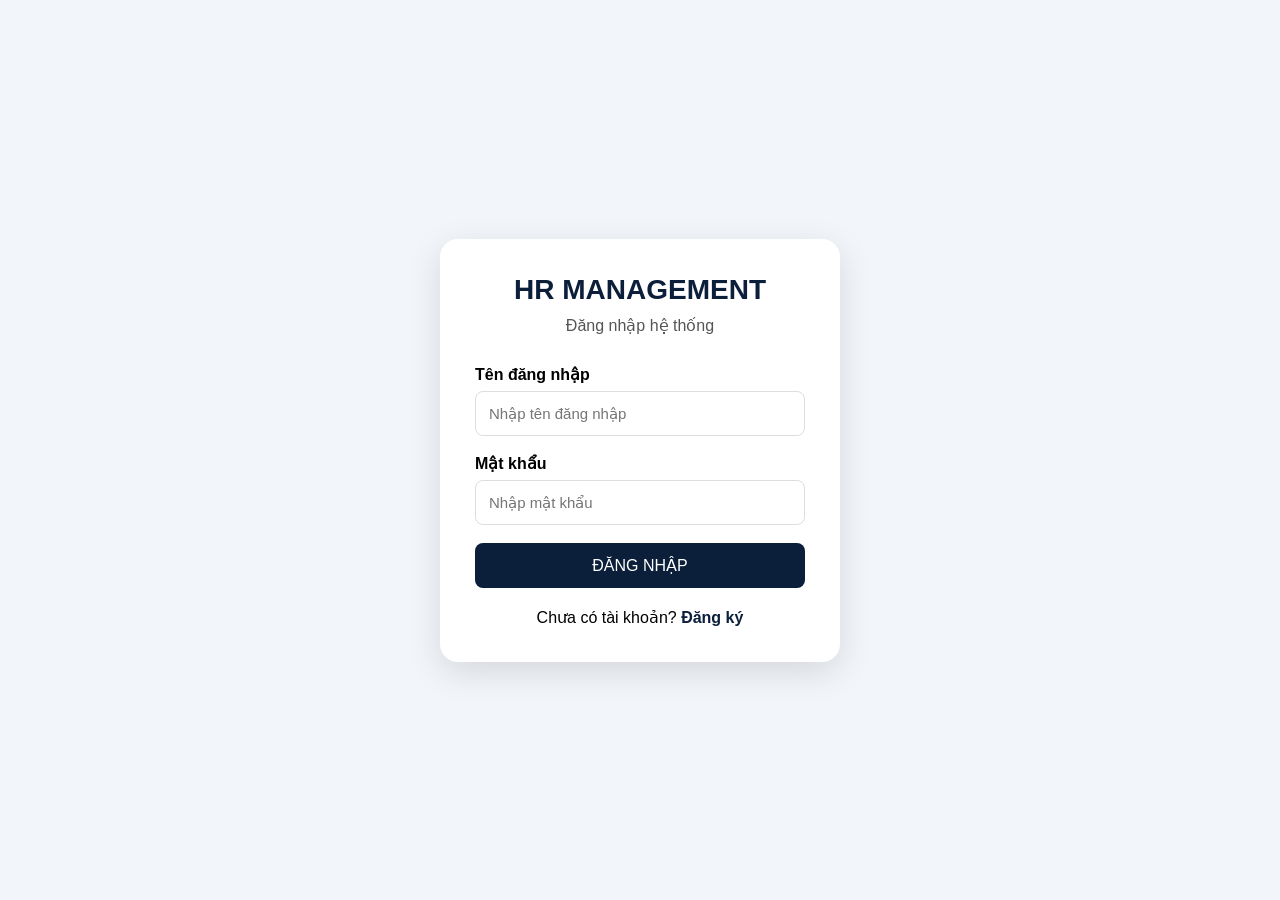
<file: backend/admin/index.html>
<!doctype html><html lang="vi"><head><meta charset="utf-8"><meta name="viewport" content="width=device-width,initial-scale=1"><title>Admin - Quản lý nhân sự</title><link rel="stylesheet" href="css/admin.css"></head><body><div class="layout"><aside class="side"><h2>HR Manager</h2><a class="active" href="index.html">Dashboard</a><a href="nhanvien.html">Nhân viên</a><a href="phongban.html">Phòng ban</a><a href="chucvu.html">Chức vụ</a><a href="hopdong.html">Hợp đồng</a><a href="bangluong.html">Bảng lương</a><a href="thongke.html">Thống kê</a><a href="#" onclick="logout()">Đăng xuất</a></aside><main class="main"><div class="top"><h1>Dashboard</h1><span id="hello"></span></div><div class="cards"><div class="card">Tổng nhân viên<b id="nv">0</b></div><div class="card">Đang làm việc<b id="active">0</b></div><div class="card">Phòng ban<b id="pb">0</b></div><div class="card">Chức vụ<b id="cv">0</b></div></div><div class="card" style="margin-top:18px"><h3>Hệ thống quản lý nhân sự</h3><p>Quản lý nhân viên, phòng ban, chức vụ, hợp đồng và bảng lương.</p></div></main></div><script src="js/admin.js"></script><script>hello.textContent='Xin chào '+user().TenDangNhap;getJson(API+'/thongke/tong-quan').then(x=>{nv.textContent=x.TongNhanVien??x.tongNhanVien??0;active.textContent=x.NhanVienDangLam??x.nhanVienDangLam??0;pb.textContent=x.TongPhongBan??x.tongPhongBan??0;cv.textContent=x.TongChucVu??x.tongChucVu??0}).catch(console.error)</script></body></html>
</file>
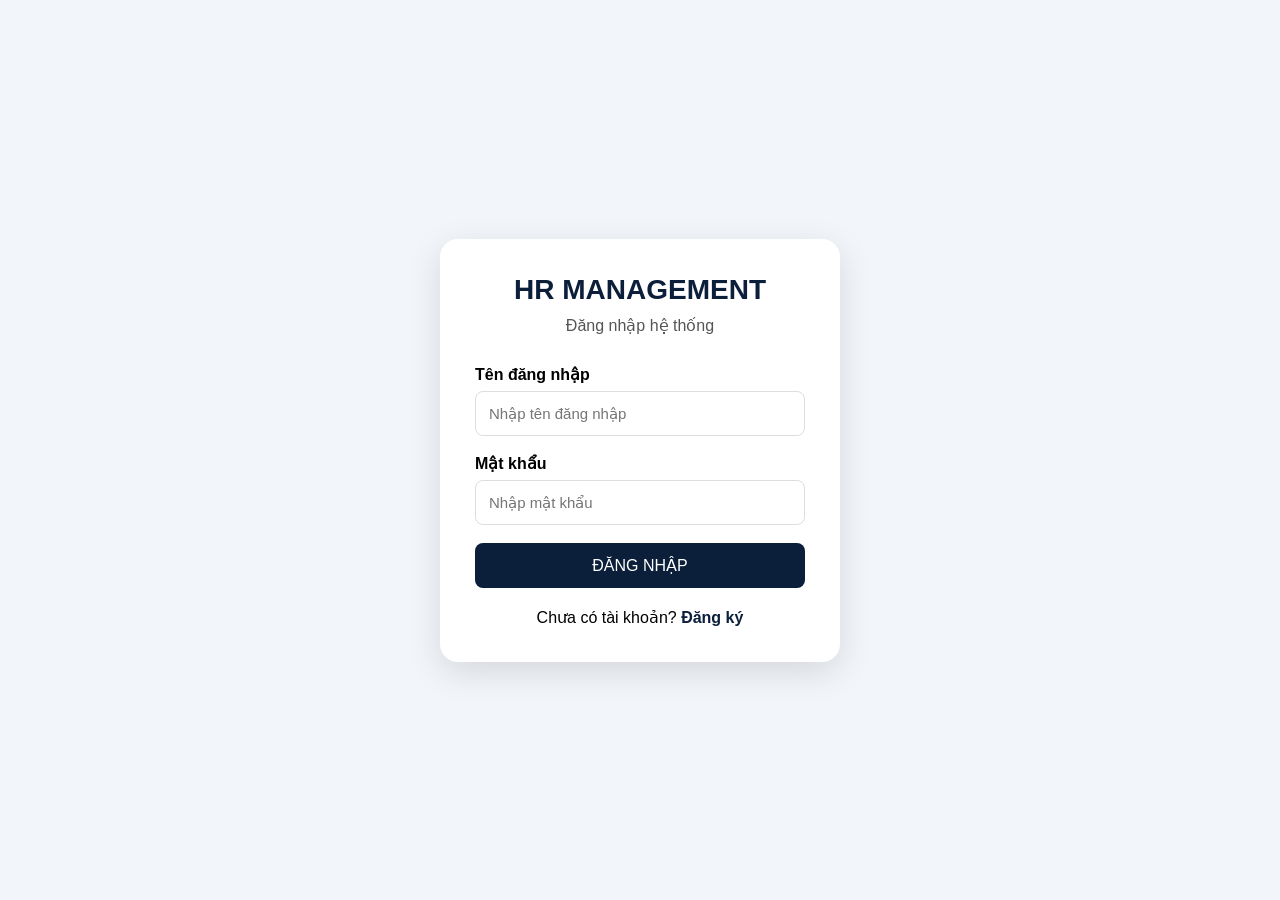
<file: backend/user/index.html>
<!DOCTYPE html>
<html lang="vi">
<head>
    <meta charset="UTF-8">
    <meta name="viewport" content="width=device-width, initial-scale=1.0">
    <title>HR Management</title>

    <link href="https://cdn.jsdelivr.net/npm/bootstrap@5.3.3/dist/css/bootstrap.min.css" rel="stylesheet">

    <style>
        * {
            box-sizing: border-box;
        }

        body {
            margin: 0;
            font-family: Arial, sans-serif;
            background: #f5f7fb;
            color: #222;
        }

        /* NAVBAR */
        .navbar-custom {
            height: 70px;
            background: white;
            display: flex;
            align-items: center;
            justify-content: space-between;
            padding: 0 7%;
            box-shadow: 0 2px 10px rgba(0,0,0,0.08);
        }

        .logo {
            font-size: 25px;
            font-weight: bold;
            color: #102a43;
        }

        .logo span {
            color: #1976d2;
        }

        .nav-right {
            display: flex;
            align-items: center;
            gap: 25px;
        }

        .nav-right a {
            text-decoration: none;
            color: #333;
            font-weight: 500;
        }

        .btn-logout {
            border: none;
            background: #102a43;
            color: white;
            padding: 10px 18px;
            border-radius: 8px;
        }

        /* HERO */
        .hero {
            min-height: 390px;
            background: #102a43;
            color: white;
            display: flex;
            align-items: center;
            padding: 50px 8%;
        }

        .hero-content {
            max-width: 650px;
        }

        .hero h1 {
            font-size: 46px;
            font-weight: bold;
            margin-bottom: 20px;
        }

        .hero p {
            font-size: 18px;
            line-height: 1.7;
            color: #d9e2ec;
        }

        .btn-primary-custom {
            display: inline-block;
            margin-top: 20px;
            padding: 13px 25px;
            background: #1976d2;
            color: white;
            text-decoration: none;
            border-radius: 8px;
        }

        /* INFORMATION CARD */
        .main-container {
            width: 84%;
            margin: -60px auto 50px;
            position: relative;
        }

        .employee-card {
            background: white;
            border-radius: 15px;
            padding: 30px;
            box-shadow: 0 8px 30px rgba(0,0,0,0.12);
        }

        .employee-header {
            display: flex;
            justify-content: space-between;
            align-items: center;
            margin-bottom: 25px;
        }

        .employee-header h2 {
            margin: 0;
            color: #102a43;
        }

        .status {
            background: #d9f7e8;
            color: #16804b;
            padding: 8px 15px;
            border-radius: 20px;
            font-size: 14px;
        }

        .info-grid {
            display: grid;
            grid-template-columns: repeat(3, 1fr);
            gap: 20px;
        }

        .info-box {
            background: #f5f7fb;
            padding: 20px;
            border-radius: 10px;
        }

        .info-box small {
            color: #777;
            display: block;
            margin-bottom: 7px;
        }

        .info-box strong {
            color: #102a43;
            font-size: 16px;
        }

        /* FEATURES */
        .section-title {
            text-align: center;
            margin: 50px 0 30px;
        }

        .section-title h2 {
            color: #102a43;
            font-weight: bold;
        }

        .feature-grid {
            display: grid;
            grid-template-columns: repeat(3, 1fr);
            gap: 25px;
        }

        .feature-card {
            background: white;
            padding: 30px;
            border-radius: 14px;
            text-align: center;
            box-shadow: 0 4px 15px rgba(0,0,0,0.07);
            transition: 0.2s;
        }

        .feature-card:hover {
            transform: translateY(-5px);
        }

        .feature-icon {
            width: 65px;
            height: 65px;
            margin: 0 auto 18px;
            border-radius: 50%;
            background: #e7f1fb;
            display: flex;
            align-items: center;
            justify-content: center;
            font-size: 28px;
        }

        .feature-card h4 {
            color: #102a43;
            margin-bottom: 10px;
        }

        .feature-card p {
            color: #777;
            font-size: 14px;
            line-height: 1.6;
        }

        .feature-card a {
            display: inline-block;
            margin-top: 10px;
            text-decoration: none;
            color: #1976d2;
            font-weight: bold;
        }

        /* FOOTER */
        footer {
            margin-top: 70px;
            background: #102a43;
            color: white;
            text-align: center;
            padding: 25px;
        }

        /* MOBILE */
        @media (max-width: 900px) {
            .info-grid,
            .feature-grid {
                grid-template-columns: 1fr;
            }

            .hero h1 {
                font-size: 35px;
            }

            .nav-right a {
                display: none;
            }

            .main-container {
                width: 92%;
            }
        }
    </style>
</head>

<body>

    <!-- NAVBAR -->
    <nav class="navbar-custom">
        <div class="logo">
            HR<span>Manager</span>
        </div>

        <div class="nav-right">
            <a href="index.html">Trang chủ</a>
            <a href="profile.html">Hồ sơ</a>
            <a href="luong.html">Bảng lương</a>

            <button class="btn-logout" onclick="dangXuat()">
                Đăng xuất
            </button>
        </div>
    </nav>


    <!-- HERO -->
    <section class="hero">
        <div class="hero-content">

            <h1>
                Quản lý nhân sự<br>
                đơn giản và hiệu quả
            </h1>

            <p>
                Hệ thống giúp nhân viên dễ dàng xem thông tin cá nhân,
                phòng ban, chức vụ và theo dõi bảng lương của mình.
            </p>

            <a href="profile.html" class="btn-primary-custom">
                Xem hồ sơ của tôi
            </a>

        </div>
    </section>


    <!-- MAIN -->
    <div class="main-container">

        <!-- EMPLOYEE -->
        <div class="employee-card">

            <div class="employee-header">

                <div>
                    <h2 id="hoTen">
                        Đang tải...
                    </h2>

                    <p id="maNV">
                        Mã nhân viên: ...
                    </p>
                </div>

                <span class="status" id="trangThai">
                    Đang tải...
                </span>

            </div>


            <div class="info-grid">

                <div class="info-box">
                    <small>Phòng ban</small>
                    <strong id="phongBan">
                        ...
                    </strong>
                </div>

                <div class="info-box">
                    <small>Chức vụ</small>
                    <strong id="chucVu">
                        ...
                    </strong>
                </div>

                <div class="info-box">
                    <small>Email</small>
                    <strong id="email">
                        ...
                    </strong>
                </div>

                <div class="info-box">
                    <small>Số điện thoại</small>
                    <strong id="soDienThoai">
                        ...
                    </strong>
                </div>

                <div class="info-box">
                    <small>Ngày vào làm</small>
                    <strong id="ngayVaoLam">
                        ...
                    </strong>
                </div>

                <div class="info-box">
                    <small>Lương cơ bản</small>
                    <strong id="luongCoBan">
                        ...
                    </strong>
                </div>

            </div>
        </div>


        <!-- FEATURES -->
        <div class="section-title">
            <h2>Chức năng dành cho nhân viên</h2>
            <p>
                Các chức năng quản lý thông tin cá nhân
            </p>
        </div>


        <div class="feature-grid">

            <div class="feature-card">

                <div class="feature-icon">
                    👤
                </div>

                <h4>Hồ sơ cá nhân</h4>

                <p>
                    Xem thông tin cá nhân, phòng ban,
                    chức vụ và thông tin liên hệ.
                </p>

                <a href="profile.html">
                    Xem hồ sơ →
                </a>

            </div>


            <div class="feature-card">

                <div class="feature-icon">
                    💰
                </div>

                <h4>Bảng lương</h4>

                <p>
                    Theo dõi lương cơ bản, phụ cấp,
                    thưởng, khấu trừ và thực lĩnh.
                </p>

                <a href="luong.html">
                    Xem bảng lương →
                </a>

            </div>


            <div class="feature-card">

                <div class="feature-icon">
                    📄
                </div>

                <h4>Hợp đồng</h4>

                <p>
                    Theo dõi thông tin hợp đồng
                    lao động của nhân viên.
                </p>

                <a href="profile.html">
                    Xem thông tin →
                </a>

            </div>

        </div>

    </div>


    <!-- FOOTER -->
    <footer>
        <p>© 2026 HRManager - Hệ thống quản lý nhân sự</p>
    </footer>


    <script>

        const API = "http://127.0.0.1:8000";

        // Lấy thông tin tài khoản đã đăng nhập
        const user = JSON.parse(localStorage.getItem("user"));

        // Nếu chưa đăng nhập
        if (!user) {
            window.location.href = "login.html";
        }


        async function loadNhanVien() {

            if (!user || !user.MaNhanVien) {
                document.getElementById("hoTen").innerText =
                    "Tài khoản quản trị";

                document.getElementById("maNV").innerText =
                    "Không liên kết nhân viên";

                document.getElementById("trangThai").innerText =
                    "Admin";

                return;
            }


            try {

                const response = await fetch(
                    `${API}/api/nhanvien/${user.MaNhanVien}`
                );

                if (!response.ok) {
                    throw new Error("Không lấy được thông tin nhân viên");
                }

                const result = await response.json();

                // API có thể trả trực tiếp object
                // hoặc trả về dạng {data: object}
                const nv = result.data || result;


                document.getElementById("hoTen").innerText =
                    nv.HoTen || "Chưa cập nhật";

                document.getElementById("maNV").innerText =
                    "Mã nhân viên: " + (nv.MaNV || "");

                document.getElementById("phongBan").innerText =
                    nv.TenPhongBan || "Chưa cập nhật";

                document.getElementById("chucVu").innerText =
                    nv.TenChucVu || "Chưa cập nhật";

                document.getElementById("email").innerText =
                    nv.Email || "Chưa cập nhật";

                document.getElementById("soDienThoai").innerText =
                    nv.SoDienThoai || "Chưa cập nhật";

                document.getElementById("ngayVaoLam").innerText =
                    formatDate(nv.NgayVaoLam);

                document.getElementById("luongCoBan").innerText =
                    formatMoney(nv.LuongCoBan);

                document.getElementById("trangThai").innerText =
                    nv.TrangThai
                        ? "Đang làm việc"
                        : "Nghỉ việc";

            }
            catch (error) {

                console.error(error);

                document.getElementById("hoTen").innerText =
                    "Không thể tải dữ liệu";

                alert("Không thể kết nối đến API nhân viên.");

            }
        }


        function formatDate(date) {

            if (!date) {
                return "Chưa cập nhật";
            }

            const d = new Date(date);

            return d.toLocaleDateString("vi-VN");
        }


        function formatMoney(number) {

            if (number === null || number === undefined) {
                return "0 VNĐ";
            }

            return Number(number).toLocaleString("vi-VN") + " VNĐ";
        }


        function dangXuat() {

            localStorage.removeItem("user");

            window.location.href = "login.html";
        }


        loadNhanVien();

    </script>

</body>
</html>
</file>
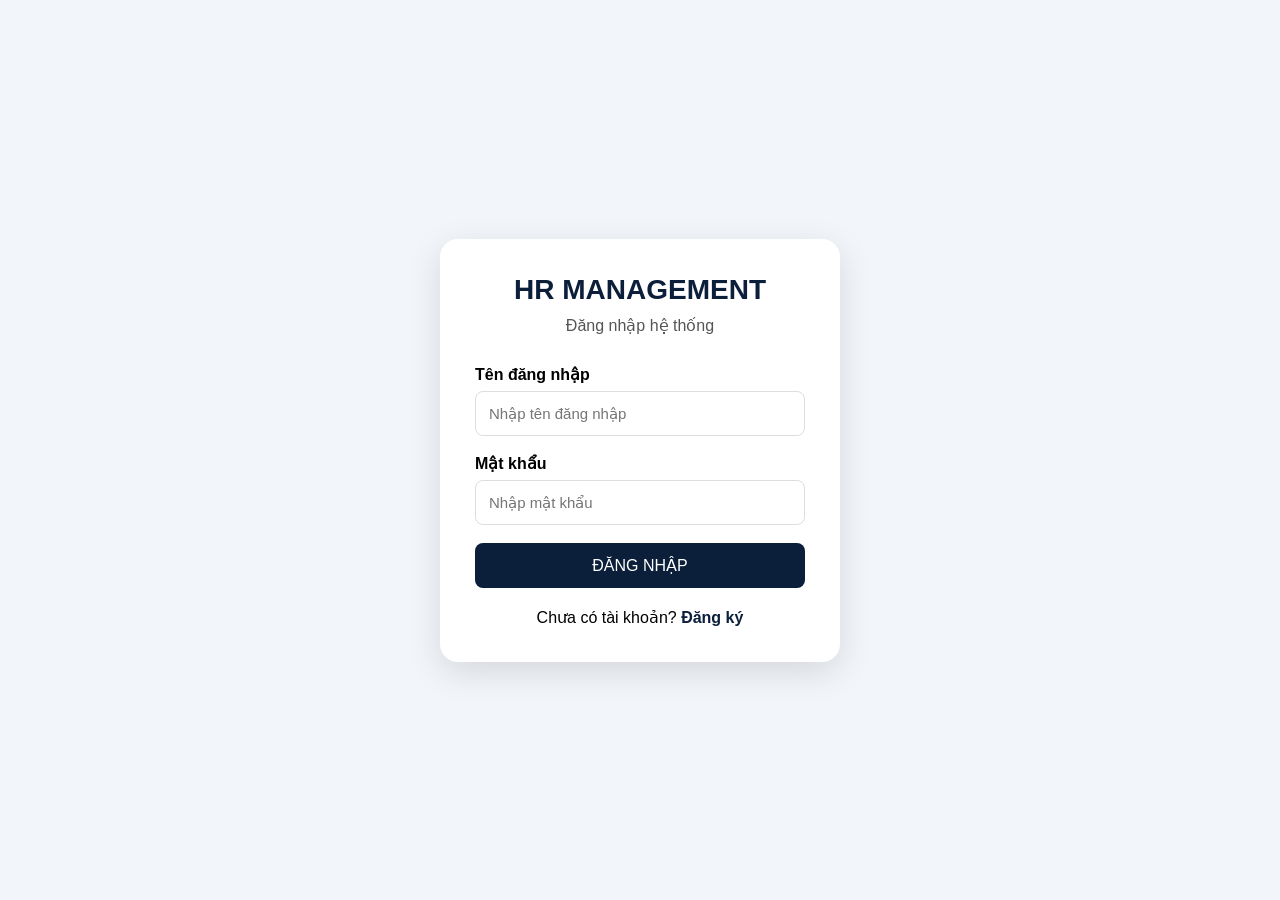
<file: backend/admin/bangluong.html>
<!doctype html><html lang="vi"><head><meta charset="utf-8"><meta name="viewport" content="width=device-width,initial-scale=1"><title>bangluong</title><link rel="stylesheet" href="css/admin.css"></head><body><div class="layout"><aside class="side"><h2>HR Manager</h2><a href="index.html">Dashboard</a><a href="nhanvien.html">Nhân viên</a><a href="phongban.html">Phòng ban</a><a href="chucvu.html">Chức vụ</a><a href="hopdong.html">Hợp đồng</a><a href="bangluong.html">Bảng lương</a><a class="active" href="bangluong.html">Thống kê</a><a href="#" onclick="logout()">Đăng xuất</a></aside><main class="main"><h1>Bảng lương</h1><div class="card"><p>Trang giao diện đã được tạo. API tương ứng: <code>/api/bangluong/</code></p><p>Phần CRUD chi tiết có thể tiếp tục kết nối theo đúng router backend hiện tại.</p></div></main></div><script src="js/admin.js"></script></body></html>
</file>
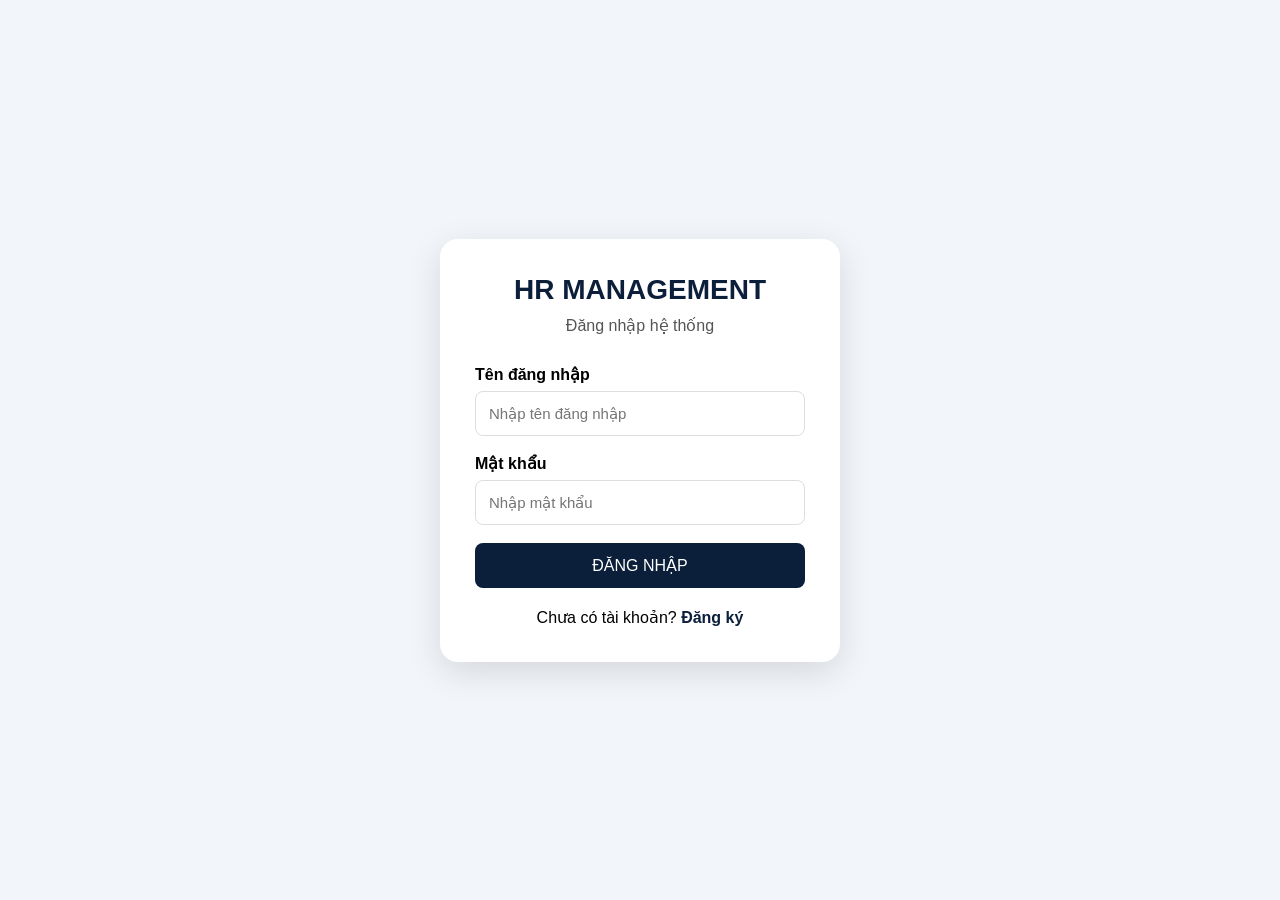
<file: backend/admin/chucvu.html>
<!doctype html><html lang="vi"><head><meta charset="utf-8"><meta name="viewport" content="width=device-width,initial-scale=1"><title>chucvu</title><link rel="stylesheet" href="css/admin.css"></head><body><div class="layout"><aside class="side"><h2>HR Manager</h2><a href="index.html">Dashboard</a><a href="nhanvien.html">Nhân viên</a><a href="phongban.html">Phòng ban</a><a href="chucvu.html">Chức vụ</a><a href="hopdong.html">Hợp đồng</a><a href="bangluong.html">Bảng lương</a><a class="active" href="chucvu.html">Thống kê</a><a href="#" onclick="logout()">Đăng xuất</a></aside><main class="main"><h1>Chức vụ</h1><div class="card"><p>Trang giao diện đã được tạo. API tương ứng: <code>/api/chucvu/</code></p><p>Phần CRUD chi tiết có thể tiếp tục kết nối theo đúng router backend hiện tại.</p></div></main></div><script src="js/admin.js"></script></body></html>
</file>
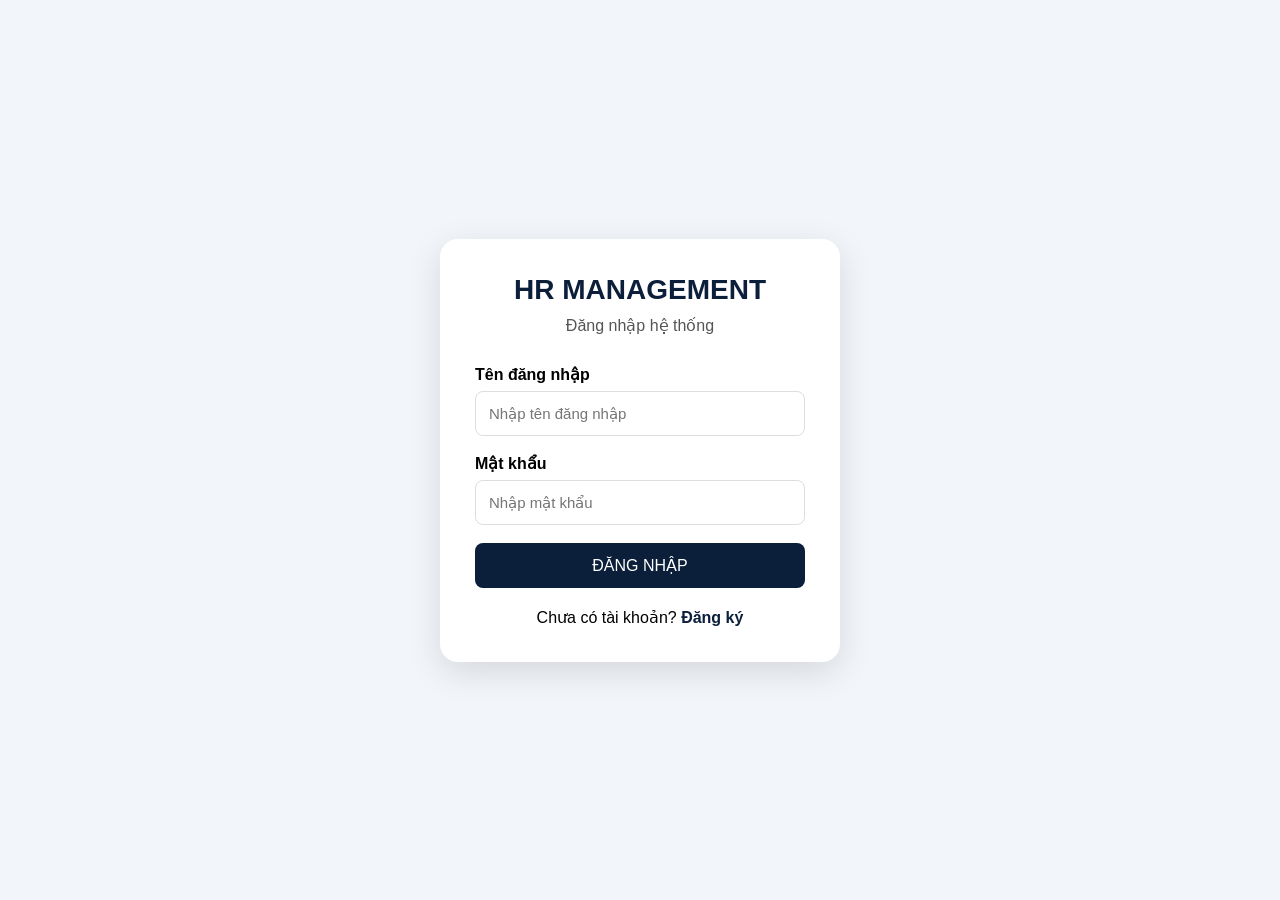
<file: backend/admin/hopdong.html>
<!doctype html><html lang="vi"><head><meta charset="utf-8"><meta name="viewport" content="width=device-width,initial-scale=1"><title>hopdong</title><link rel="stylesheet" href="css/admin.css"></head><body><div class="layout"><aside class="side"><h2>HR Manager</h2><a href="index.html">Dashboard</a><a href="nhanvien.html">Nhân viên</a><a href="phongban.html">Phòng ban</a><a href="chucvu.html">Chức vụ</a><a href="hopdong.html">Hợp đồng</a><a href="bangluong.html">Bảng lương</a><a class="active" href="hopdong.html">Thống kê</a><a href="#" onclick="logout()">Đăng xuất</a></aside><main class="main"><h1>Hợp đồng</h1><div class="card"><p>Trang giao diện đã được tạo. API tương ứng: <code>/api/hopdong/</code></p><p>Phần CRUD chi tiết có thể tiếp tục kết nối theo đúng router backend hiện tại.</p></div></main></div><script src="js/admin.js"></script></body></html>
</file>
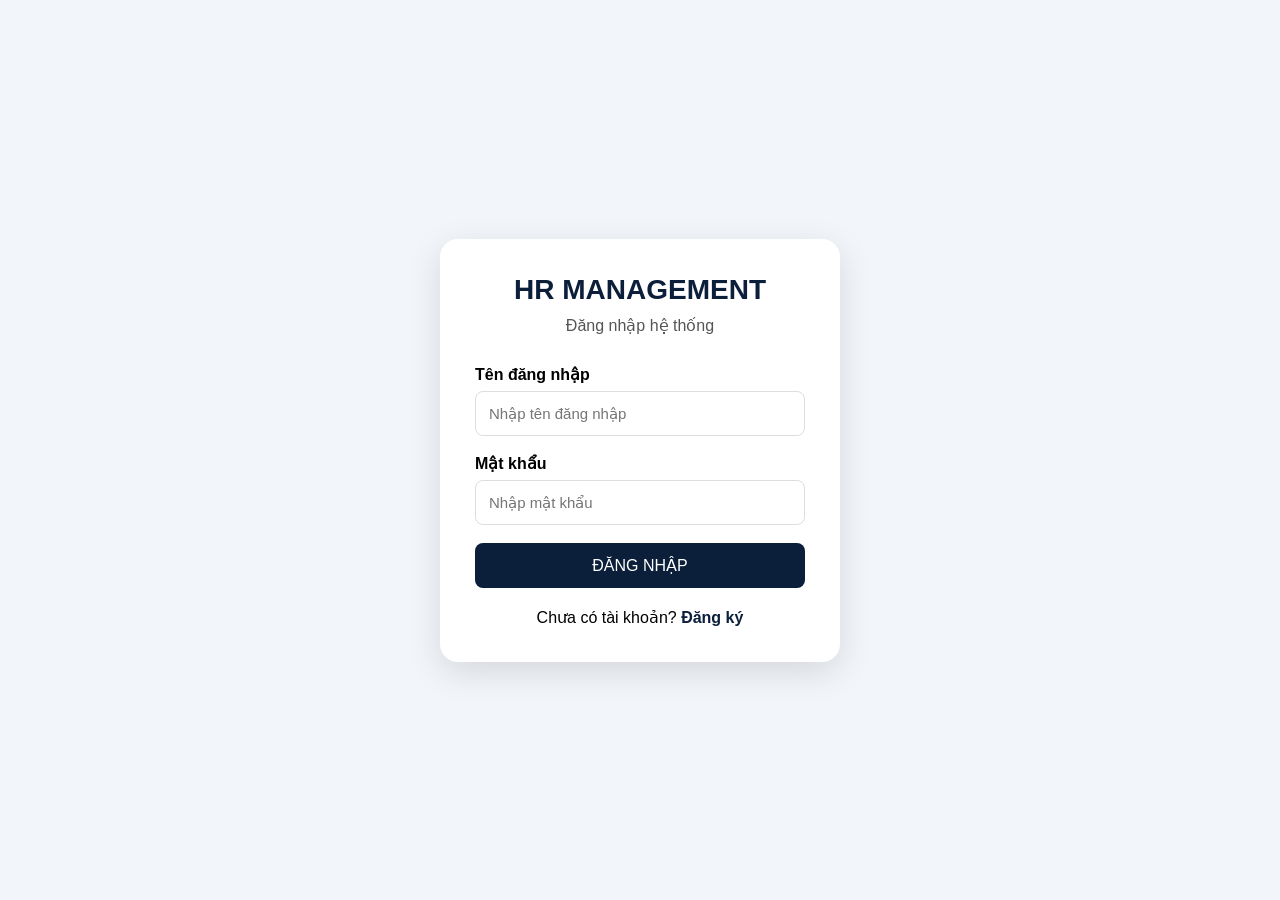
<file: backend/admin/nhanvien.html>
<!doctype html><html lang="vi"><head><meta charset="utf-8"><meta name="viewport" content="width=device-width,initial-scale=1"><title>Nhân viên</title><link rel="stylesheet" href="css/admin.css"></head><body><div class="layout"><aside class="side"><h2>HR Manager</h2><a href="index.html">Dashboard</a><a class="active" href="nhanvien.html">Nhân viên</a><a href="phongban.html">Phòng ban</a><a href="chucvu.html">Chức vụ</a><a href="hopdong.html">Hợp đồng</a><a href="bangluong.html">Bảng lương</a><a href="thongke.html">Thống kê</a><a href="#" onclick="logout()">Đăng xuất</a></aside><main class="main"><div class="top"><h1>Quản lý nhân viên</h1><button onclick="moThem()">+ Thêm nhân viên</button></div><div class="toolbar"><input id="keyword" placeholder="Tìm mã, họ tên, SĐT, email..." onkeydown="if(event.key==='Enter')tai()"><select id="status"><option value="">Tất cả trạng thái</option><option value="true">Đang làm việc</option><option value="false">Nghỉ việc</option></select><button onclick="tai()">Tìm kiếm</button></div><table><thead><tr><th>Mã NV</th><th>Họ tên</th><th>Phòng ban</th><th>Chức vụ</th><th>Lương cơ bản</th><th>Trạng thái</th><th>Thao tác</th></tr></thead><tbody id="tb"></tbody></table><div class="pagination"><button onclick="page--;if(page<1)page=1;tai()">‹</button><span id="pg">1</span><button onclick="page++;tai()">›</button></div></main></div><div class="modal" id="modal"><div class="modal-box"><h2 id="title">Thêm nhân viên</h2><div class="form-grid"><label>Mã NV<input id="MaNV"></label><label>Họ tên<input id="HoTen"></label><label>Ngày sinh<input id="NgaySinh" type="date"></label><label>Giới tính<input id="GioiTinh"></label><label>SĐT<input id="SoDienThoai"></label><label>Email<input id="Email"></label><label class="full">Địa chỉ<input id="DiaChi"></label><label>Ngày vào làm<input id="NgayVaoLam" type="date"></label><label>Phòng ban (ID)<input id="MaPhongBan" type="number"></label><label>Chức vụ (ID)<input id="MaChucVu" type="number"></label><label>Lương cơ bản<input id="LuongCoBan" type="number"></label><label>Trạng thái<select id="TrangThai"><option value="true">Đang làm việc</option><option value="false">Nghỉ việc</option></select></label></div><div style="margin-top:18px;display:flex;gap:10px;justify-content:flex-end"><button onclick="dong()">Hủy</button><button onclick="luu()">Lưu</button></div></div></div><script src="js/admin.js"></script><script>let page=1,totalPages=1,editId=null;function dong(){modal.classList.remove('show')}function moThem(){editId=null;title.textContent='Thêm nhân viên';document.querySelectorAll('#modal input').forEach(x=>x.value='');TrangThai.value='true';modal.classList.add('show')}async function tai(){const k=encodeURIComponent(keyword.value);let u=API+'/nhanvien/?keyword='+k+'&page='+page+'&limit=10';if(status.value)u+='&trang_thai='+status.value;try{const x=await getJson(u);totalPages=x.totalPages||1;if(page>totalPages&&totalPages>0){page=totalPages;return tai()}pg.textContent=`Trang ${page}/${totalPages||1} - ${x.total} nhân viên`;tb.innerHTML=x.data.map(n=>`<tr><td>${n.MaNV}</td><td>${n.HoTen}</td><td>${n.TenPhongBan||''}</td><td>${n.TenChucVu||''}</td><td>${Number(n.LuongCoBan||0).toLocaleString('vi-VN')}</td><td>${n.TrangThai?'Đang làm việc':'Nghỉ việc'}</td><td><button onclick='sua(${JSON.stringify(n)})'>Sửa</button> <button class="danger" onclick='xoa(${n.MaNhanVien})'>Xóa</button></td></tr>`).join('')}catch(e){alert(e.message)}}function sua(n){editId=n.MaNhanVien;title.textContent='Sửa nhân viên';for(const k of ['MaNV','HoTen','NgaySinh','GioiTinh','SoDienThoai','Email','DiaChi','NgayVaoLam','MaPhongBan','MaChucVu','LuongCoBan','TrangThai']){if(document.getElementById(k))document.getElementById(k).value=n[k]??''}modal.classList.add('show')}async function luu(){const d={MaNV:MaNV.value.trim(),HoTen:HoTen.value.trim(),NgaySinh:NgaySinh.value||null,GioiTinh:GioiTinh.value||null,SoDienThoai:SoDienThoai.value||null,Email:Email.value||null,DiaChi:DiaChi.value||null,NgayVaoLam:NgayVaoLam.value||null,MaPhongBan:MaPhongBan.value?Number(MaPhongBan.value):null,MaChucVu:MaChucVu.value?Number(MaChucVu.value):null,LuongCoBan:Number(LuongCoBan.value||0),TrangThai:TrangThai.value==='true'};try{await getJson(editId?API+'/nhanvien/'+editId:API+'/nhanvien/',{method:editId?'PUT':'POST',headers:{'Content-Type':'application/json'},body:JSON.stringify(d)});dong();tai()}catch(e){alert(e.message)}}async function xoa(id){if(!confirm('Bạn có chắc muốn xóa?'))return;try{await getJson(API+'/nhanvien/'+id,{method:'DELETE'});tai()}catch(e){alert(e.message)}}tai()</script></body></html>
</file>
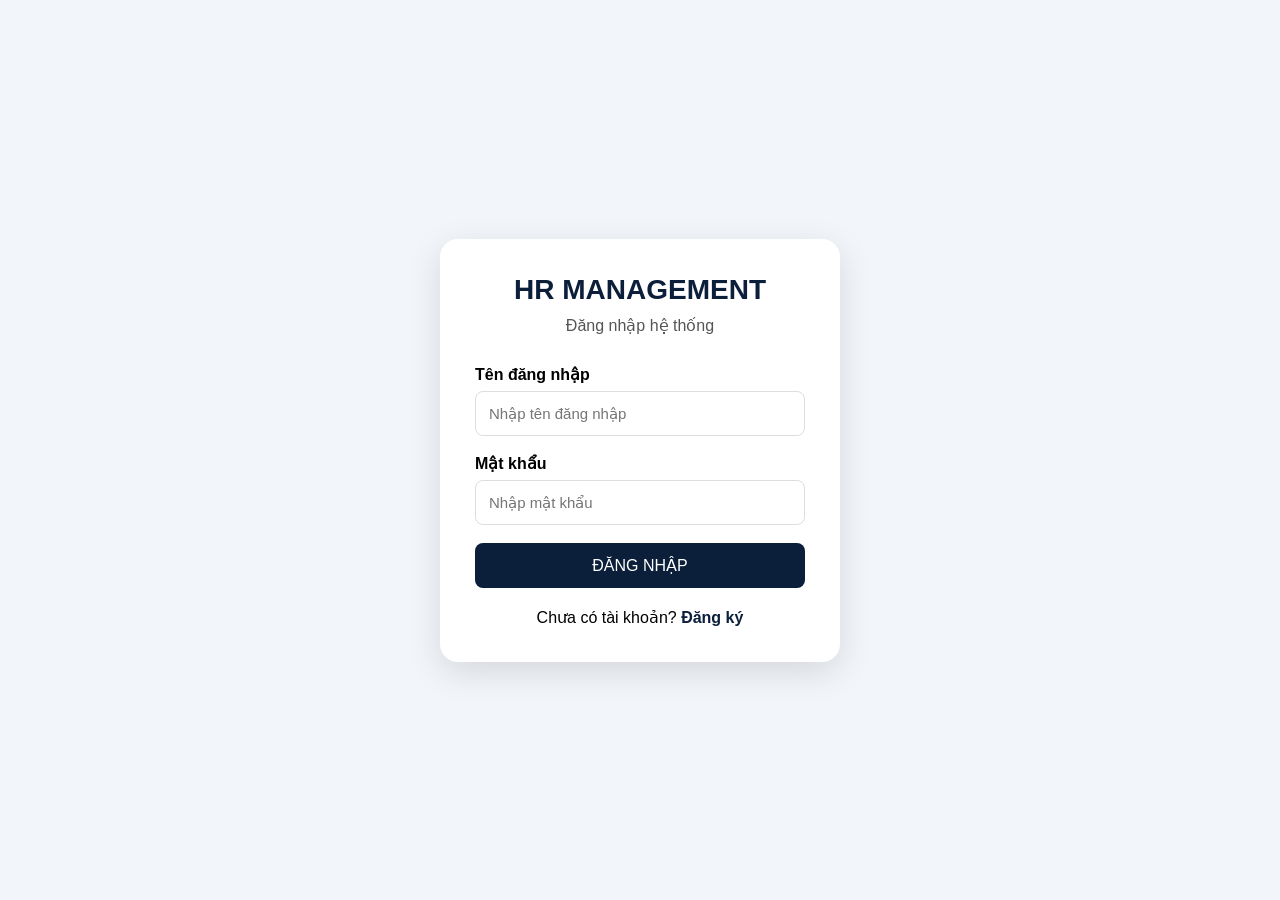
<file: backend/admin/phongban.html>
<!doctype html><html lang="vi"><head><meta charset="utf-8"><meta name="viewport" content="width=device-width,initial-scale=1"><title>phongban</title><link rel="stylesheet" href="css/admin.css"></head><body><div class="layout"><aside class="side"><h2>HR Manager</h2><a href="index.html">Dashboard</a><a href="nhanvien.html">Nhân viên</a><a href="phongban.html">Phòng ban</a><a href="chucvu.html">Chức vụ</a><a href="hopdong.html">Hợp đồng</a><a href="bangluong.html">Bảng lương</a><a class="active" href="phongban.html">Thống kê</a><a href="#" onclick="logout()">Đăng xuất</a></aside><main class="main"><h1>Phòng ban</h1><div class="card"><p>Trang giao diện đã được tạo. API tương ứng: <code>/api/phongban/</code></p><p>Phần CRUD chi tiết có thể tiếp tục kết nối theo đúng router backend hiện tại.</p></div></main></div><script src="js/admin.js"></script></body></html>
</file>
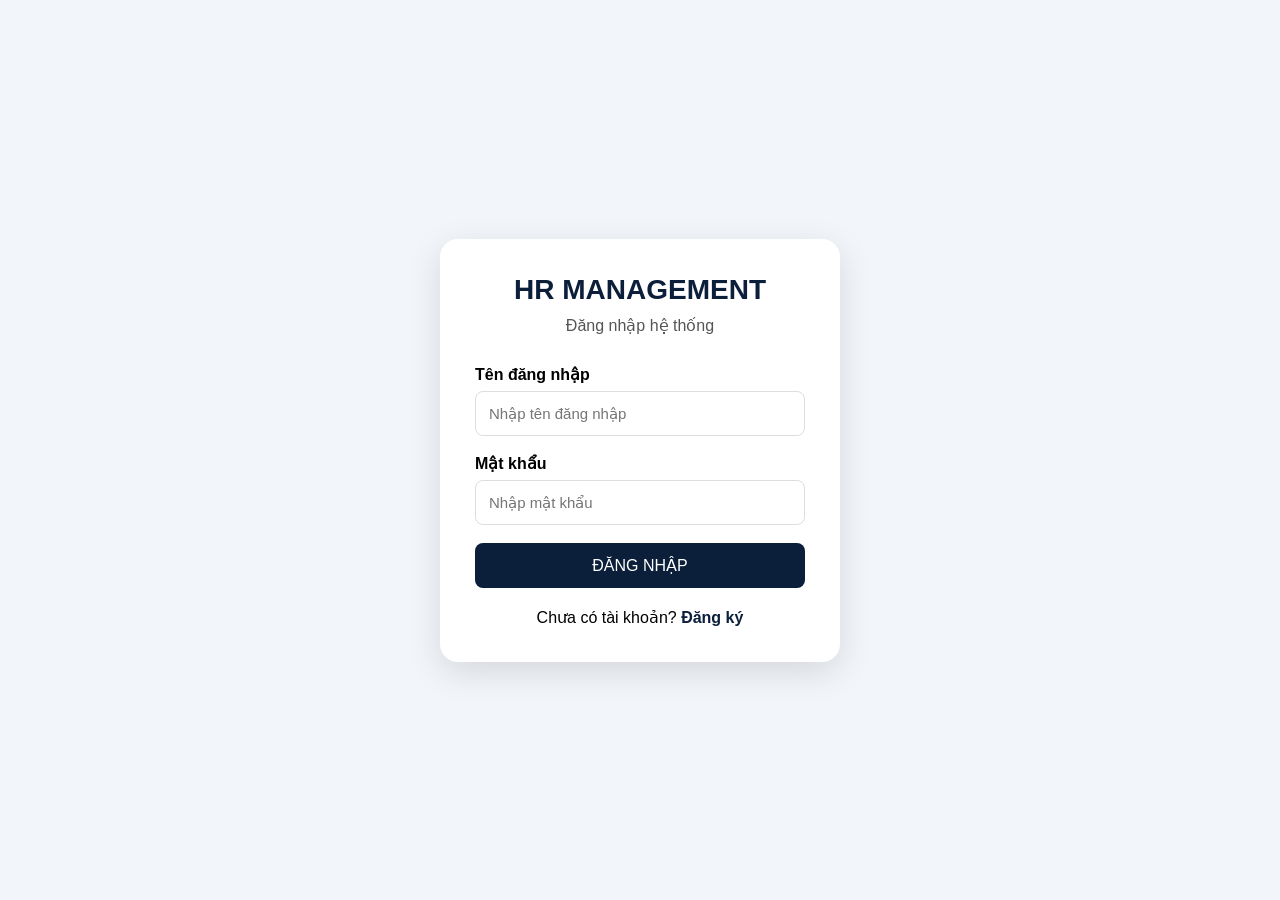
<file: backend/admin/thongke.html>
<!doctype html><html lang="vi"><head><meta charset="utf-8"><meta name="viewport" content="width=device-width,initial-scale=1"><title>thongke</title><link rel="stylesheet" href="css/admin.css"></head><body><div class="layout"><aside class="side"><h2>HR Manager</h2><a href="index.html">Dashboard</a><a href="nhanvien.html">Nhân viên</a><a href="phongban.html">Phòng ban</a><a href="chucvu.html">Chức vụ</a><a href="hopdong.html">Hợp đồng</a><a href="bangluong.html">Bảng lương</a><a class="active" href="thongke.html">Thống kê</a><a href="#" onclick="logout()">Đăng xuất</a></aside><main class="main"><h1>Thống kê</h1><div class="card"><p>Trang giao diện đã được tạo. API tương ứng: <code>/api/thongke/</code></p><p>Phần CRUD chi tiết có thể tiếp tục kết nối theo đúng router backend hiện tại.</p></div></main></div><script src="js/admin.js"></script></body></html>
</file>
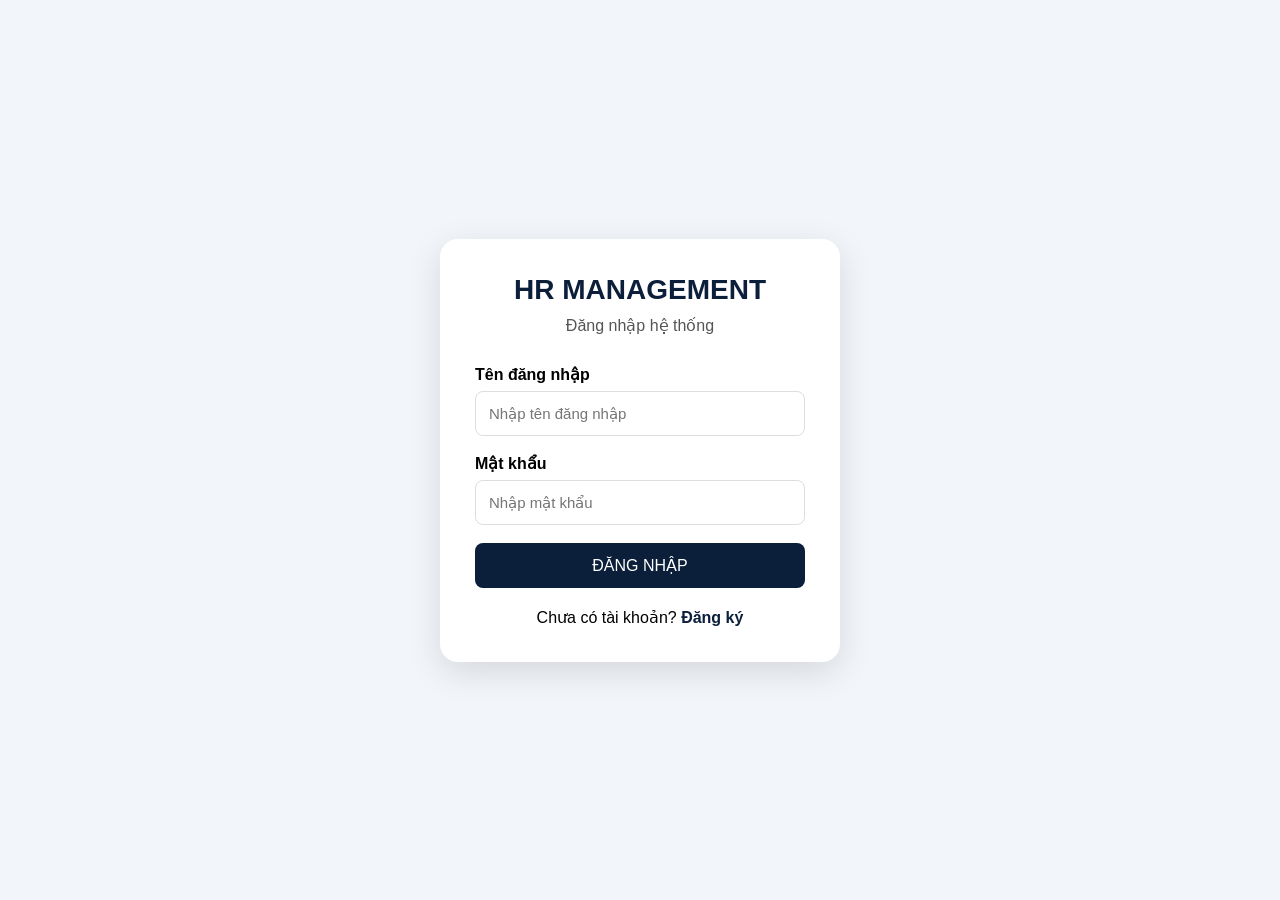
<file: backend/user/login.html>
<!DOCTYPE html>
<html lang="vi">
<head>
    <meta charset="UTF-8">
    <meta name="viewport" content="width=device-width, initial-scale=1.0">
    <title>Đăng nhập - Quản lý nhân sự</title>

    <style>
        * {
            box-sizing: border-box;
            margin: 0;
            padding: 0;
        }

        body {
            font-family: Arial, sans-serif;
            background: #f2f5f9;
            min-height: 100vh;
            display: flex;
            justify-content: center;
            align-items: center;
        }

        .login-box {
            width: 400px;
            background: white;
            padding: 35px;
            border-radius: 18px;
            box-shadow: 0 10px 35px rgba(0,0,0,0.12);
        }

        .logo {
            text-align: center;
            font-size: 28px;
            font-weight: bold;
            color: #0b1f3a;
            margin-bottom: 10px;
        }

        .title {
            text-align: center;
            color: #555;
            margin-bottom: 30px;
        }

        label {
            display: block;
            margin-bottom: 7px;
            font-weight: bold;
        }

        input {
            width: 100%;
            padding: 13px;
            border: 1px solid #ddd;
            border-radius: 8px;
            margin-bottom: 18px;
            font-size: 15px;
        }

        input:focus {
            outline: none;
            border-color: #0b1f3a;
        }

        button {
            width: 100%;
            padding: 13px;
            border: none;
            border-radius: 8px;
            background: #0b1f3a;
            color: white;
            font-size: 16px;
            cursor: pointer;
        }

        button:hover {
            background: #16365f;
        }

        .register {
            text-align: center;
            margin-top: 20px;
        }

        .register a {
            color: #0b1f3a;
            text-decoration: none;
            font-weight: bold;
        }

        #message {
            text-align: center;
            margin-top: 15px;
            color: red;
        }
    </style>
</head>

<body>

<div class="login-box">

    <div class="logo">
        HR MANAGEMENT
    </div>

    <div class="title">
        Đăng nhập hệ thống
    </div>

    <form id="loginForm">

        <label>Tên đăng nhập</label>
        <input
            type="text"
            id="TenDangNhap"
            placeholder="Nhập tên đăng nhập"
            required
        >

        <label>Mật khẩu</label>
        <input
            type="password"
            id="MatKhau"
            placeholder="Nhập mật khẩu"
            required
        >

        <button type="submit">
            ĐĂNG NHẬP
        </button>

    </form>

    <div id="message"></div>

    <div class="register">
        Chưa có tài khoản?
        <a href="register.html">Đăng ký</a>
    </div>

</div>


<script>

const API = "http://127.0.0.1:8000";

document.getElementById("loginForm").addEventListener("submit", async function(e) {

    e.preventDefault();

    const TenDangNhap =
        document.getElementById("TenDangNhap").value.trim();

    const MatKhau =
        document.getElementById("MatKhau").value.trim();

    const message =
        document.getElementById("message");

    try {

        const response = await fetch(
            API + "/api/auth/login",
            {
                method: "POST",

                headers: {
                    "Content-Type": "application/json"
                },

                body: JSON.stringify({
                    TenDangNhap: TenDangNhap,
                    MatKhau: MatKhau
                })
            }
        );

        const data = await response.json();

        if (!response.ok) {
            message.textContent =
                data.detail || "Đăng nhập thất bại";
            return;
        }

        // Lưu thông tin đăng nhập
        localStorage.setItem(
            "user",
            JSON.stringify(data)
        );

        // Nếu là Admin
        if (data.VaiTro === "Admin") {
            window.location.href =
                "../admin/index.html";
        }
        else {
            window.location.href =
                "index.html";
        }

    }
    catch (error) {

        message.textContent =
            "Không thể kết nối đến API";

        console.error(error);
    }

});

</script>

</body>
</html>
</file>
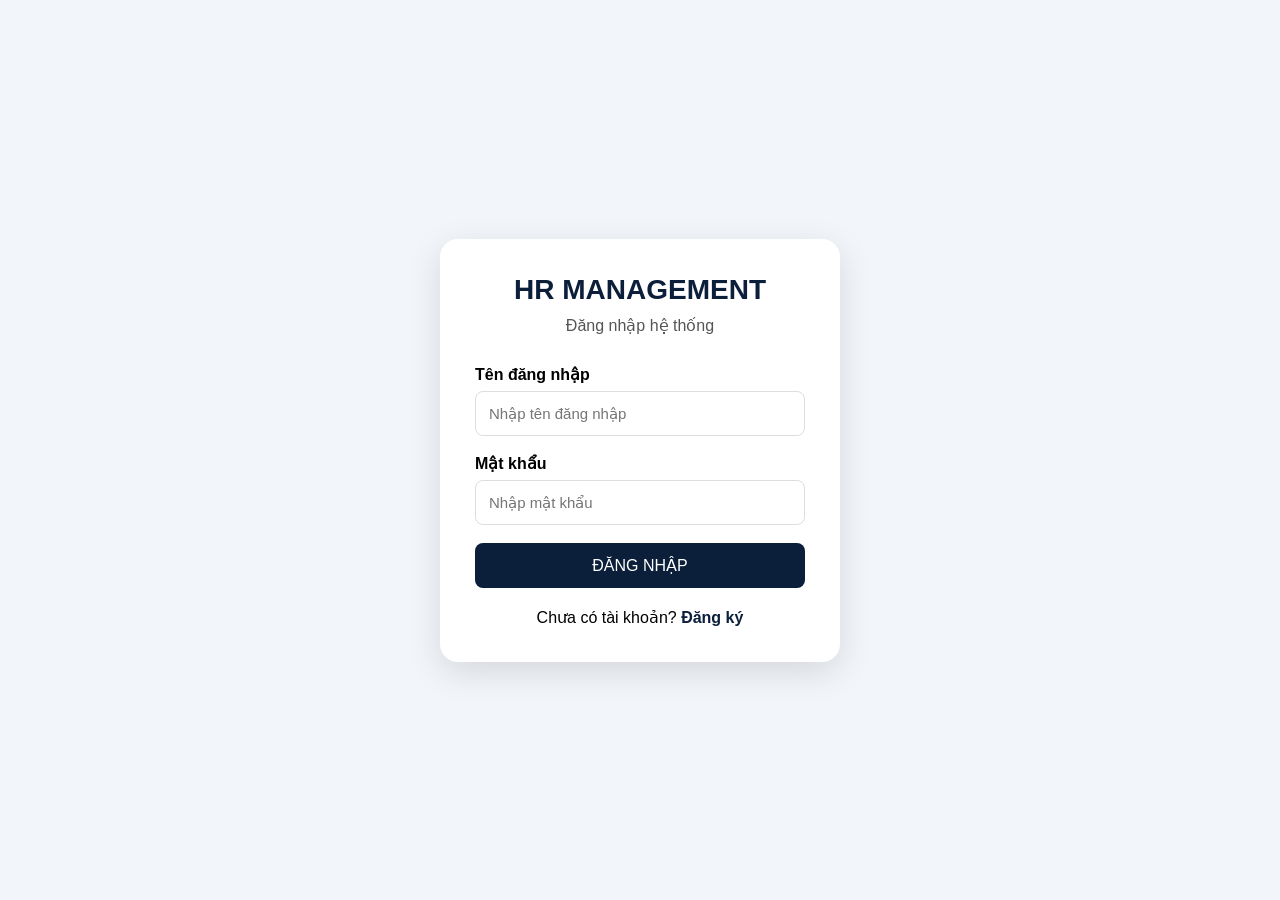
<file: backend/user/luong.html>
<!DOCTYPE html>
<html lang="vi">
<head>
    <meta charset="UTF-8">
    <meta name="viewport" content="width=device-width, initial-scale=1.0">

    <title>Bảng lương - HRManager</title>

    <style>
        * {
            box-sizing: border-box;
        }

        body {
            margin: 0;
            font-family: Arial, sans-serif;
            background: #f5f7fb;
            color: #222;
        }

        /* NAVBAR */
        .navbar {
            height: 70px;
            background: white;
            display: flex;
            align-items: center;
            justify-content: space-between;
            padding: 0 7%;
            box-shadow: 0 2px 10px rgba(0,0,0,0.08);
        }

        .logo {
            font-size: 25px;
            font-weight: bold;
            color: #102a43;
        }

        .logo span {
            color: #1976d2;
        }

        .menu {
            display: flex;
            align-items: center;
            gap: 25px;
        }

        .menu a {
            text-decoration: none;
            color: #333;
        }

        .logout {
            border: none;
            background: #102a43;
            color: white;
            padding: 10px 18px;
            border-radius: 8px;
            cursor: pointer;
        }

        /* HEADER */
        .page-header {
            background: #102a43;
            color: white;
            padding: 50px 8%;
        }

        .page-header h1 {
            margin: 0 0 10px;
            font-size: 38px;
        }

        .page-header p {
            margin: 0;
            color: #d9e2ec;
        }

        /* CONTENT */
        .container {
            width: 88%;
            margin: 40px auto;
        }

        /* FILTER */
        .filter-box {
            background: white;
            padding: 25px;
            border-radius: 14px;
            box-shadow: 0 5px 20px rgba(0,0,0,0.07);
            margin-bottom: 25px;
        }

        .filter-box h3 {
            margin-top: 0;
            color: #102a43;
        }

        .filter {
            display: flex;
            gap: 15px;
            align-items: end;
        }

        .form-group {
            display: flex;
            flex-direction: column;
        }

        .form-group label {
            margin-bottom: 7px;
            font-size: 14px;
            color: #666;
        }

        .form-group select {
            width: 150px;
            padding: 11px;
            border: 1px solid #ddd;
            border-radius: 8px;
        }

        .btn-search {
            padding: 11px 22px;
            border: none;
            border-radius: 8px;
            background: #1976d2;
            color: white;
            cursor: pointer;
        }

        /* SUMMARY */
        .summary {
            display: grid;
            grid-template-columns: repeat(3, 1fr);
            gap: 20px;
            margin-bottom: 25px;
        }

        .summary-card {
            background: white;
            padding: 25px;
            border-radius: 14px;
            box-shadow: 0 5px 20px rgba(0,0,0,0.07);
        }

        .summary-card small {
            color: #777;
        }

        .summary-card h2 {
            margin: 10px 0 0;
            color: #102a43;
        }

        .summary-card.highlight h2 {
            color: #1976d2;
        }

        /* TABLE */
        .table-card {
            background: white;
            padding: 25px;
            border-radius: 14px;
            box-shadow: 0 5px 20px rgba(0,0,0,0.07);
            overflow-x: auto;
        }

        .table-card h3 {
            color: #102a43;
            margin-top: 0;
        }

        table {
            width: 100%;
            border-collapse: collapse;
            min-width: 850px;
        }

        th {
            background: #102a43;
            color: white;
            padding: 14px 10px;
            text-align: center;
        }

        td {
            padding: 14px 10px;
            border-bottom: 1px solid #eee;
            text-align: center;
        }

        tr:hover {
            background: #f5f7fb;
        }

        .money {
            text-align: right;
            white-space: nowrap;
        }

        .total-money {
            color: #1976d2;
            font-weight: bold;
        }

        .empty {
            text-align: center;
            padding: 40px;
            color: #777;
        }

        /* PAGINATION */
        .pagination {
            margin-top: 25px;
            display: flex;
            justify-content: center;
            gap: 8px;
        }

        .pagination button {
            border: 1px solid #ddd;
            background: white;
            padding: 8px 14px;
            border-radius: 6px;
            cursor: pointer;
        }

        .pagination button.active {
            background: #1976d2;
            color: white;
            border-color: #1976d2;
        }

        /* FOOTER */
        footer {
            margin-top: 70px;
            background: #102a43;
            color: white;
            text-align: center;
            padding: 25px;
        }

        @media (max-width: 800px) {

            .menu a {
                display: none;
            }

            .container {
                width: 94%;
            }

            .summary {
                grid-template-columns: 1fr;
            }

            .filter {
                flex-wrap: wrap;
            }
        }
    </style>
</head>

<body>

    <!-- NAVBAR -->
    <nav class="navbar">

        <div class="logo">
            HR<span>Manager</span>
        </div>

        <div class="menu">

            <a href="index.html">
                Trang chủ
            </a>

            <a href="profile.html">
                Hồ sơ
            </a>

            <a href="luong.html">
                Bảng lương
            </a>

            <button class="logout" onclick="dangXuat()">
                Đăng xuất
            </button>

        </div>

    </nav>


    <!-- HEADER -->
    <div class="page-header">

        <h1>Bảng lương</h1>

        <p>
            Theo dõi thông tin lương của bạn
        </p>

    </div>


    <div class="container">

        <!-- BỘ LỌC -->
        <div class="filter-box">

            <h3>Tìm kiếm bảng lương</h3>

            <div class="filter">

                <div class="form-group">

                    <label>Tháng</label>

                    <select id="thang">

                        <option value="">
                            Tất cả
                        </option>

                        <option value="1">Tháng 1</option>
                        <option value="2">Tháng 2</option>
                        <option value="3">Tháng 3</option>
                        <option value="4">Tháng 4</option>
                        <option value="5">Tháng 5</option>
                        <option value="6">Tháng 6</option>
                        <option value="7">Tháng 7</option>
                        <option value="8">Tháng 8</option>
                        <option value="9">Tháng 9</option>
                        <option value="10">Tháng 10</option>
                        <option value="11">Tháng 11</option>
                        <option value="12">Tháng 12</option>

                    </select>

                </div>


                <div class="form-group">

                    <label>Năm</label>

                    <select id="nam">

                        <option value="">
                            Tất cả
                        </option>

                        <option value="2026">
                            2026
                        </option>

                        <option value="2025">
                            2025
                        </option>

                        <option value="2024">
                            2024
                        </option>

                    </select>

                </div>


                <button
                    class="btn-search"
                    onclick="loadLuong()">

                    🔍 Tìm kiếm

                </button>

            </div>

        </div>


        <!-- TỔNG QUAN -->
        <div class="summary">

            <div class="summary-card">

                <small>
                    Tổng số bảng lương
                </small>

                <h2 id="tongBangLuong">
                    0
                </h2>

            </div>


            <div class="summary-card">

                <small>
                    Tổng tiền thực lĩnh
                </small>

                <h2 id="tongThucLinh">
                    0 VNĐ
                </h2>

            </div>


            <div class="summary-card highlight">

                <small>
                    Bảng lương gần nhất
                </small>

                <h2 id="luongGanNhat">
                    0 VNĐ
                </h2>

            </div>

        </div>


        <!-- BẢNG -->
        <div class="table-card">

            <h3>
                Danh sách bảng lương
            </h3>

            <table>

                <thead>

                    <tr>

                        <th>
                            STT
                        </th>

                        <th>
                            Tháng
                        </th>

                        <th>
                            Năm
                        </th>

                        <th>
                            Lương cơ bản
                        </th>

                        <th>
                            Phụ cấp
                        </th>

                        <th>
                            Thưởng
                        </th>

                        <th>
                            Khấu trừ
                        </th>

                        <th>
                            Thực lĩnh
                        </th>

                    </tr>

                </thead>

                <tbody id="tbodyLuong">

                    <tr>

                        <td colspan="8"
                            class="empty">

                            Đang tải dữ liệu...

                        </td>

                    </tr>

                </tbody>

            </table>


            <!-- PHÂN TRANG -->
            <div class="pagination"
                 id="pagination">
            </div>

        </div>

    </div>


    <footer>

        © 2026 HRManager - Hệ thống quản lý nhân sự

    </footer>


    <script>

        const API = "http://127.0.0.1:8000";

        const user =
            JSON.parse(
                localStorage.getItem("user")
            );


        let currentPage = 1;

        const limit = 10;


        // Kiểm tra đăng nhập
        if (!user) {

            window.location.href =
                "login.html";

        }


        async function loadLuong(page = 1) {

            if (!user || !user.MaNhanVien) {

                document.getElementById(
                    "tbodyLuong"
                ).innerHTML = `
                    <tr>
                        <td colspan="8" class="empty">
                            Tài khoản chưa được liên kết với nhân viên.
                        </td>
                    </tr>
                `;

                return;

            }


            currentPage = page;


            const thang =
                document.getElementById("thang").value;

            const nam =
                document.getElementById("nam").value;


            let url =
                `${API}/api/bangluong/?` +
                `maNhanVien=${user.MaNhanVien}` +
                `&page=${page}` +
                `&limit=${limit}`;


            if (thang) {

                url += `&thang=${thang}`;

            }


            if (nam) {

                url += `&nam=${nam}`;

            }


            try {

                const response =
                    await fetch(url);


                if (!response.ok) {

                    throw new Error(
                        "Không lấy được bảng lương"
                    );

                }


                const result =
                    await response.json();


                const data =
                    result.data || [];


                hienThiBangLuong(data);

                hienThiThongKe(data, result.total);

                hienThiPhanTrang(
                    result.totalPages || 1
                );

            }
            catch (error) {

                console.error(error);

                document.getElementById(
                    "tbodyLuong"
                ).innerHTML = `
                    <tr>
                        <td colspan="8" class="empty">
                            Không thể kết nối đến API bảng lương.
                        </td>
                    </tr>
                `;

            }

        }


        function hienThiBangLuong(data) {

            const tbody =
                document.getElementById(
                    "tbodyLuong"
                );


            if (!data.length) {

                tbody.innerHTML = `
                    <tr>
                        <td colspan="8" class="empty">
                            Chưa có dữ liệu bảng lương.
                        </td>
                    </tr>
                `;

                return;

            }


            tbody.innerHTML =
                data.map((item, index) => {

                    const thucLinh =
                        Number(item.LuongCoBan || 0)
                        + Number(item.PhuCap || 0)
                        + Number(item.Thuong || 0)
                        - Number(item.KhauTru || 0);


                    return `

                        <tr>

                            <td>
                                ${(currentPage - 1) * limit
                                + index + 1}
                            </td>

                            <td>
                                ${item.Thang}
                            </td>

                            <td>
                                ${item.Nam}
                            </td>

                            <td class="money">
                                ${formatMoney(item.LuongCoBan)}
                            </td>

                            <td class="money">
                                ${formatMoney(item.PhuCap)}
                            </td>

                            <td class="money">
                                ${formatMoney(item.Thuong)}
                            </td>

                            <td class="money">
                                ${formatMoney(item.KhauTru)}
                            </td>

                            <td class="money total-money">
                                ${formatMoney(thucLinh)}
                            </td>

                        </tr>

                    `;

                }).join("");

        }


        function hienThiThongKe(data, total) {

            document.getElementById(
                "tongBangLuong"
            ).innerText = total || 0;


            let tong =
                data.reduce(
                    (sum, item) => {

                        const thucLinh =
                            Number(item.LuongCoBan || 0)
                            + Number(item.PhuCap || 0)
                            + Number(item.Thuong || 0)
                            - Number(item.KhauTru || 0);

                        return sum + thucLinh;

                    },
                    0
                );


            document.getElementById(
                "tongThucLinh"
            ).innerText =
                formatMoney(tong);


            if (data.length > 0) {

                const ganNhat =
                    data[0];


                const tien =
                    Number(ganNhat.LuongCoBan || 0)
                    + Number(ganNhat.PhuCap || 0)
                    + Number(ganNhat.Thuong || 0)
                    - Number(ganNhat.KhauTru || 0);


                document.getElementById(
                    "luongGanNhat"
                ).innerText =
                    formatMoney(tien);

            }
            else {

                document.getElementById(
                    "luongGanNhat"
                ).innerText =
                    "0 VNĐ";

            }

        }


        function hienThiPhanTrang(totalPages) {

            const pagination =
                document.getElementById(
                    "pagination"
                );


            pagination.innerHTML = "";


            if (totalPages <= 1) {

                return;

            }


            for (
                let i = 1;
                i <= totalPages;
                i++
            ) {

                const button =
                    document.createElement(
                        "button"
                    );


                button.innerText = i;


                if (i === currentPage) {

                    button.classList.add(
                        "active"
                    );

                }


                button.onclick = function () {

                    loadLuong(i);

                };


                pagination.appendChild(
                    button
                );

            }

        }


        function formatMoney(number) {

            return Number(number || 0)
                .toLocaleString("vi-VN")
                + " VNĐ";

        }


        function dangXuat() {

            localStorage.removeItem(
                "user"
            );

            window.location.href =
                "login.html";

        }


        // Tải dữ liệu ngay khi mở trang
        loadLuong();

    </script>

</body>
</html>
</file>
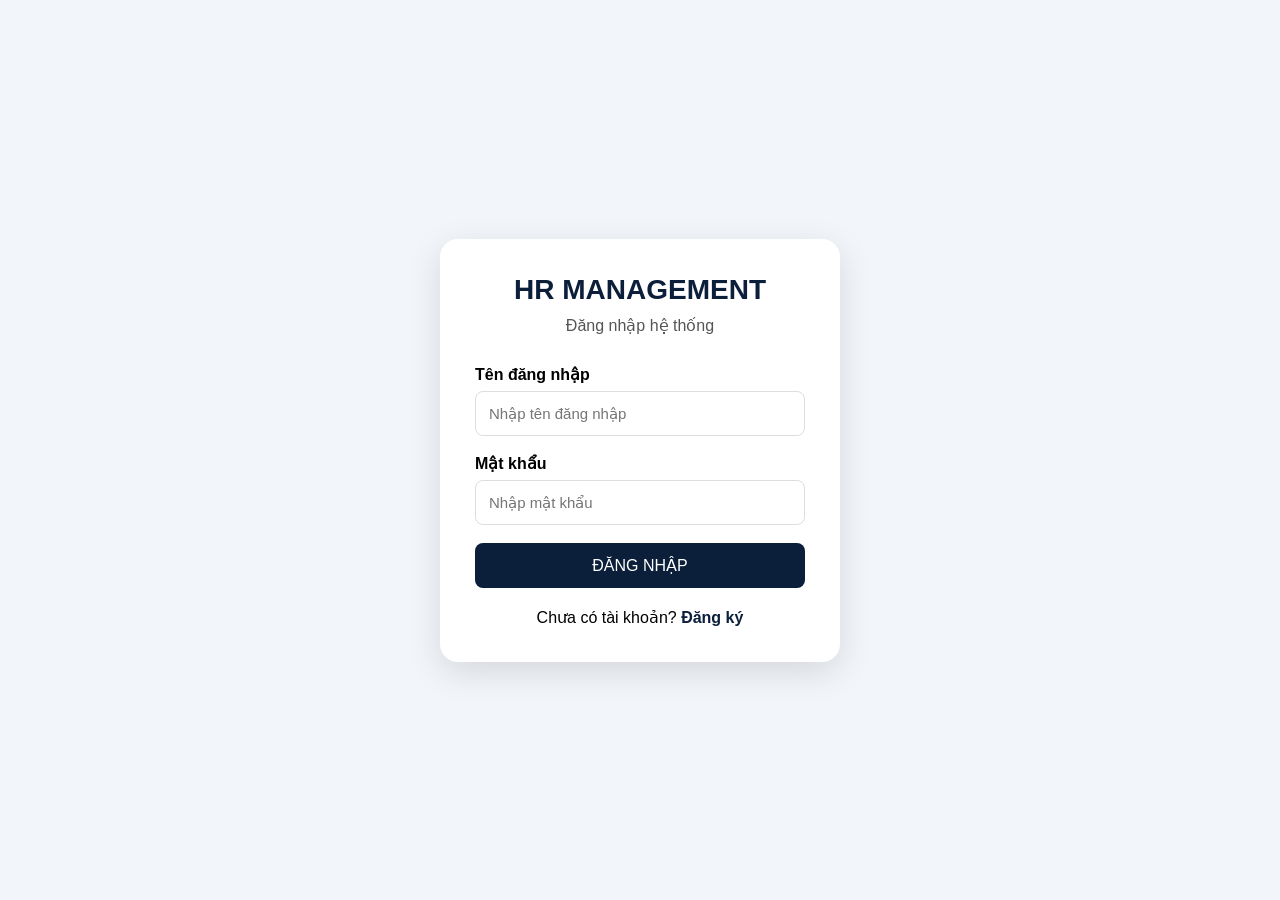
<file: backend/user/profile.html>
<!DOCTYPE html>
<html lang="vi">
<head>
    <meta charset="UTF-8">
    <meta name="viewport" content="width=device-width, initial-scale=1.0">

    <title>Hồ sơ cá nhân - HRManager</title>

    <style>
        * {
            box-sizing: border-box;
        }

        body {
            margin: 0;
            font-family: Arial, sans-serif;
            background: #f5f7fb;
        }

        /* NAVBAR */
        .navbar {
            height: 70px;
            background: white;
            display: flex;
            align-items: center;
            justify-content: space-between;
            padding: 0 7%;
            box-shadow: 0 2px 10px rgba(0,0,0,0.08);
        }

        .logo {
            font-size: 25px;
            font-weight: bold;
            color: #102a43;
        }

        .logo span {
            color: #1976d2;
        }

        .menu {
            display: flex;
            align-items: center;
            gap: 25px;
        }

        .menu a {
            text-decoration: none;
            color: #333;
        }

        .logout {
            border: none;
            background: #102a43;
            color: white;
            padding: 10px 18px;
            border-radius: 8px;
            cursor: pointer;
        }

        /* HEADER */
        .page-header {
            background: #102a43;
            color: white;
            padding: 50px 8%;
        }

        .page-header h1 {
            margin: 0 0 10px;
            font-size: 38px;
        }

        .page-header p {
            color: #d9e2ec;
            margin: 0;
        }

        /* CONTENT */
        .container {
            width: 84%;
            margin: 40px auto;
        }

        .profile-card {
            background: white;
            border-radius: 15px;
            padding: 35px;
            box-shadow: 0 5px 20px rgba(0,0,0,0.08);
        }

        .profile-top {
            display: flex;
            align-items: center;
            gap: 20px;
            padding-bottom: 25px;
            border-bottom: 1px solid #eee;
        }

        .avatar {
            width: 80px;
            height: 80px;
            background: #1976d2;
            color: white;
            border-radius: 50%;

            display: flex;
            align-items: center;
            justify-content: center;

            font-size: 32px;
            font-weight: bold;
        }

        .profile-top h2 {
            margin: 0 0 8px;
            color: #102a43;
        }

        .profile-top p {
            margin: 0;
            color: #777;
        }

        .status {
            display: inline-block;
            margin-top: 10px;
            padding: 6px 13px;
            border-radius: 20px;
            background: #d9f7e8;
            color: #16804b;
            font-size: 13px;
        }

        /* INFORMATION */
        .section-title {
            color: #102a43;
            margin: 30px 0 20px;
        }

        .info-grid {
            display: grid;
            grid-template-columns: repeat(2, 1fr);
            gap: 20px;
        }

        .info-item {
            background: #f5f7fb;
            padding: 18px;
            border-radius: 10px;
        }

        .info-item label {
            display: block;
            color: #777;
            font-size: 14px;
            margin-bottom: 8px;
        }

        .info-item strong {
            color: #102a43;
        }

        /* BUTTON */
        .buttons {
            margin-top: 30px;
            display: flex;
            gap: 15px;
        }

        .btn {
            padding: 12px 22px;
            border-radius: 8px;
            text-decoration: none;
            border: none;
            cursor: pointer;
        }

        .btn-primary {
            background: #1976d2;
            color: white;
        }

        .btn-secondary {
            background: #e9eef5;
            color: #102a43;
        }

        /* FOOTER */
        footer {
            margin-top: 70px;
            background: #102a43;
            color: white;
            text-align: center;
            padding: 25px;
        }

        @media (max-width: 800px) {

            .menu a {
                display: none;
            }

            .container {
                width: 92%;
            }

            .info-grid {
                grid-template-columns: 1fr;
            }

            .page-header h1 {
                font-size: 30px;
            }
        }
    </style>
</head>

<body>

    <!-- NAVBAR -->
    <nav class="navbar">

        <div class="logo">
            HR<span>Manager</span>
        </div>

        <div class="menu">

            <a href="index.html">
                Trang chủ
            </a>

            <a href="profile.html">
                Hồ sơ
            </a>

            <a href="luong.html">
                Bảng lương
            </a>

            <button class="logout" onclick="dangXuat()">
                Đăng xuất
            </button>

        </div>

    </nav>


    <!-- HEADER -->
    <div class="page-header">

        <h1>Hồ sơ cá nhân</h1>

        <p>
            Thông tin chi tiết của nhân viên
        </p>

    </div>


    <!-- CONTENT -->
    <div class="container">

        <div class="profile-card">

            <!-- TOP -->
            <div class="profile-top">

                <div class="avatar" id="avatar">
                    NV
                </div>

                <div>

                    <h2 id="hoTen">
                        Đang tải...
                    </h2>

                    <p id="maNV">
                        Mã nhân viên: ...
                    </p>

                    <span class="status" id="trangThai">
                        ...
                    </span>

                </div>

            </div>


            <!-- THÔNG TIN CÁ NHÂN -->
            <h3 class="section-title">
                Thông tin cá nhân
            </h3>

            <div class="info-grid">

                <div class="info-item">
                    <label>Họ và tên</label>
                    <strong id="infoHoTen">...</strong>
                </div>

                <div class="info-item">
                    <label>Mã nhân viên</label>
                    <strong id="infoMaNV">...</strong>
                </div>

                <div class="info-item">
                    <label>Ngày sinh</label>
                    <strong id="ngaySinh">...</strong>
                </div>

                <div class="info-item">
                    <label>Giới tính</label>
                    <strong id="gioiTinh">...</strong>
                </div>

                <div class="info-item">
                    <label>Số điện thoại</label>
                    <strong id="soDienThoai">...</strong>
                </div>

                <div class="info-item">
                    <label>Email</label>
                    <strong id="email">...</strong>
                </div>

                <div class="info-item">
                    <label>Địa chỉ</label>
                    <strong id="diaChi">...</strong>
                </div>

                <div class="info-item">
                    <label>Ngày vào làm</label>
                    <strong id="ngayVaoLam">...</strong>
                </div>

            </div>


            <!-- THÔNG TIN CÔNG VIỆC -->
            <h3 class="section-title">
                Thông tin công việc
            </h3>

            <div class="info-grid">

                <div class="info-item">
                    <label>Phòng ban</label>
                    <strong id="phongBan">...</strong>
                </div>

                <div class="info-item">
                    <label>Chức vụ</label>
                    <strong id="chucVu">...</strong>
                </div>

                <div class="info-item">
                    <label>Lương cơ bản</label>
                    <strong id="luongCoBan">...</strong>
                </div>

                <div class="info-item">
                    <label>Trạng thái</label>
                    <strong id="trangThai2">...</strong>
                </div>

            </div>


            <!-- BUTTON -->
            <div class="buttons">

                <a href="luong.html"
                   class="btn btn-primary">
                    Xem bảng lương
                </a>

                <a href="index.html"
                   class="btn btn-secondary">
                    Quay lại
                </a>

            </div>

        </div>

    </div>


    <!-- FOOTER -->
    <footer>

        © 2026 HRManager - Hệ thống quản lý nhân sự

    </footer>


    <script>

        const API = "http://127.0.0.1:8000";

        // Lấy tài khoản đăng nhập
        const user = JSON.parse(
            localStorage.getItem("user")
        );


        // Chưa đăng nhập
        if (!user) {

            window.location.href = "login.html";

        }


        async function loadProfile() {

            if (!user || !user.MaNhanVien) {

                alert("Tài khoản chưa được liên kết với nhân viên.");

                window.location.href = "index.html";

                return;

            }


            try {

                const response = await fetch(
                    `${API}/api/nhanvien/${user.MaNhanVien}`
                );


                if (!response.ok) {

                    throw new Error(
                        "Không lấy được dữ liệu"
                    );

                }


                const result = await response.json();

                const nv = result.data || result;


                // Tên
                document.getElementById("hoTen").innerText =
                    nv.HoTen || "Chưa cập nhật";

                document.getElementById("infoHoTen").innerText =
                    nv.HoTen || "Chưa cập nhật";


                // Mã nhân viên
                document.getElementById("maNV").innerText =
                    "Mã nhân viên: " + (nv.MaNV || "");

                document.getElementById("infoMaNV").innerText =
                    nv.MaNV || "Chưa cập nhật";


                // Avatar
                if (nv.HoTen) {

                    document.getElementById("avatar")
                        .innerText =
                        nv.HoTen
                            .trim()
                            .charAt(0)
                            .toUpperCase();

                }


                // Ngày sinh
                document.getElementById("ngaySinh").innerText =
                    formatDate(nv.NgaySinh);


                // Giới tính
                document.getElementById("gioiTinh").innerText =
                    nv.GioiTinh || "Chưa cập nhật";


                // Điện thoại
                document.getElementById("soDienThoai").innerText =
                    nv.SoDienThoai || "Chưa cập nhật";


                // Email
                document.getElementById("email").innerText =
                    nv.Email || "Chưa cập nhật";


                // Địa chỉ
                document.getElementById("diaChi").innerText =
                    nv.DiaChi || "Chưa cập nhật";


                // Ngày vào làm
                document.getElementById("ngayVaoLam").innerText =
                    formatDate(nv.NgayVaoLam);


                // Phòng ban
                document.getElementById("phongBan").innerText =
                    nv.TenPhongBan || "Chưa cập nhật";


                // Chức vụ
                document.getElementById("chucVu").innerText =
                    nv.TenChucVu || "Chưa cập nhật";


                // Lương
                document.getElementById("luongCoBan").innerText =
                    formatMoney(nv.LuongCoBan);


                // Trạng thái
                const status =
                    nv.TrangThai
                        ? "Đang làm việc"
                        : "Nghỉ việc";


                document.getElementById("trangThai").innerText =
                    status;

                document.getElementById("trangThai2").innerText =
                    status;

            }
            catch (error) {

                console.error(error);

                alert(
                    "Không thể kết nối đến API."
                );

            }

        }


        function formatDate(date) {

            if (!date) {

                return "Chưa cập nhật";

            }

            return new Date(date)
                .toLocaleDateString("vi-VN");

        }


        function formatMoney(number) {

            if (
                number === null ||
                number === undefined
            ) {

                return "0 VNĐ";

            }

            return Number(number)
                .toLocaleString("vi-VN")
                + " VNĐ";

        }


        function dangXuat() {

            localStorage.removeItem("user");

            window.location.href =
                "login.html";

        }


        loadProfile();

    </script>

</body>
</html>
</file>
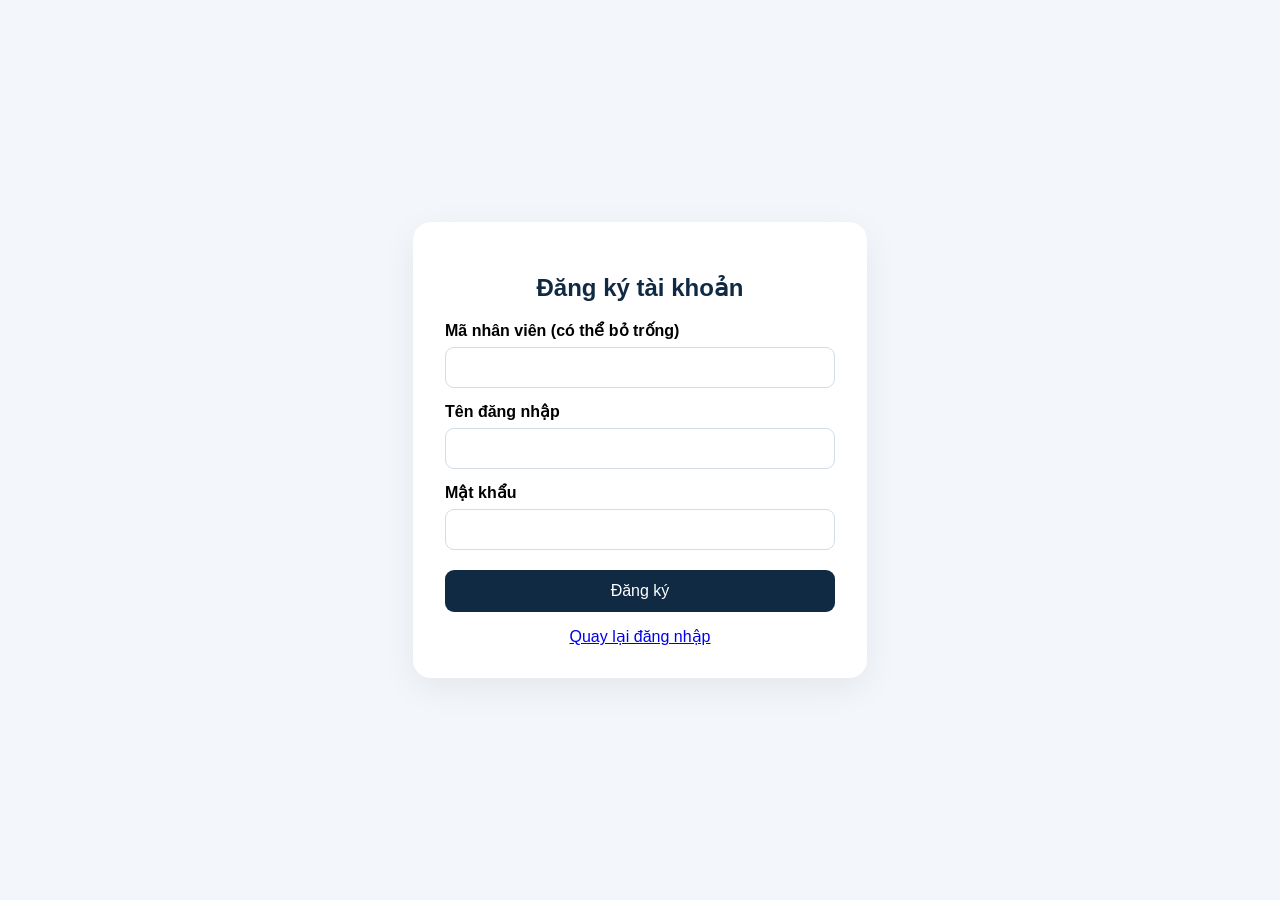
<file: backend/user/register.html>
<!DOCTYPE html>
<html lang="vi"><head><meta charset="UTF-8"><meta name="viewport" content="width=device-width,initial-scale=1.0"><title>Đăng ký - Quản lý nhân sự</title>
<style>body{margin:0;font-family:Arial;background:#f3f6fb;display:flex;align-items:center;justify-content:center;min-height:100vh}.box{width:390px;background:white;padding:32px;border-radius:18px;box-shadow:0 10px 35px #0001}h2{text-align:center;color:#102a43}label{display:block;margin-top:14px;font-weight:bold}input{width:100%;box-sizing:border-box;padding:12px;margin-top:7px;border:1px solid #d5dce5;border-radius:9px}button{width:100%;padding:12px;margin-top:20px;border:0;border-radius:9px;background:#102a43;color:white;font-size:16px;cursor:pointer}.msg{margin-top:14px;text-align:center}.back{text-align:center;margin-top:15px}</style></head>
<body><div class="box"><h2>Đăng ký tài khoản</h2><label>Mã nhân viên (có thể bỏ trống)</label><input id="MaNhanVien" type="number"><label>Tên đăng nhập</label><input id="TenDangNhap"><label>Mật khẩu</label><input id="MatKhau" type="password"><button onclick="dangKy()">Đăng ký</button><div id="msg" class="msg"></div><div class="back"><a href="login.html">Quay lại đăng nhập</a></div></div>
<script>async function dangKy(){const msg=document.getElementById('msg');const ma=document.getElementById('MaNhanVien').value.trim();const data={MaNhanVien:ma?Number(ma):null,TenDangNhap:document.getElementById('TenDangNhap').value.trim(),MatKhau:document.getElementById('MatKhau').value};if(!data.TenDangNhap||!data.MatKhau){msg.textContent='Vui lòng nhập đầy đủ thông tin';return}try{const r=await fetch('http://127.0.0.1:8000/api/auth/register',{method:'POST',headers:{'Content-Type':'application/json'},body:JSON.stringify(data)});const j=await r.json();if(!r.ok)throw new Error(j.detail||'Đăng ký thất bại');msg.textContent=j.message+' - đang chuyển sang đăng nhập...';setTimeout(()=>location.href='login.html',1000)}catch(e){msg.textContent=e.message}}</script></body></html>
</file>
<file: backend/admin/css/admin.css>
*{box-sizing:border-box}body{margin:0;font-family:Arial,sans-serif;background:#f4f7fb;color:#243b53}.layout{display:flex;min-height:100vh}.side{width:230px;background:#102a43;color:white;padding:24px 14px}.side h2{margin:0 10px 25px}.side a{display:block;color:white;text-decoration:none;padding:12px 14px;border-radius:8px;margin:5px 0}.side a:hover,.side a.active{background:#1f4b6e}.main{flex:1;padding:28px}.top{display:flex;justify-content:space-between;align-items:center;margin-bottom:22px}.cards{display:grid;grid-template-columns:repeat(4,1fr);gap:16px}.card{background:white;padding:20px;border-radius:14px;box-shadow:0 3px 14px #0000000d}.card b{font-size:28px;display:block;margin-top:8px}.toolbar{background:white;padding:16px;border-radius:12px;margin:15px 0;display:flex;gap:10px;flex-wrap:wrap}input,select{padding:10px;border:1px solid #d9e2ec;border-radius:8px}button{padding:10px 14px;border:0;border-radius:8px;background:#102a43;color:white;cursor:pointer}button.danger{background:#c0392b}table{width:100%;border-collapse:collapse;background:white;border-radius:12px;overflow:hidden}th,td{padding:11px;border-bottom:1px solid #edf2f7;text-align:left}th{background:#eaf0f6}.pagination{margin-top:15px;display:flex;gap:8px;align-items:center}.modal{position:fixed;inset:0;background:#0006;display:none;align-items:center;justify-content:center}.modal.show{display:flex}.modal-box{background:white;padding:25px;border-radius:15px;width:min(600px,92vw)}.form-grid{display:grid;grid-template-columns:1fr 1fr;gap:12px}.form-grid label{font-size:13px}.form-grid input,.form-grid select{width:100%;margin-top:5px}.full{grid-column:1/-1}@media(max-width:900px){.side{width:180px}.cards{grid-template-columns:1fr 1fr}}@media(max-width:600px){.layout{display:block}.side{width:100%}.cards{grid-template-columns:1fr}.form-grid{grid-template-columns:1fr}}
</file>
